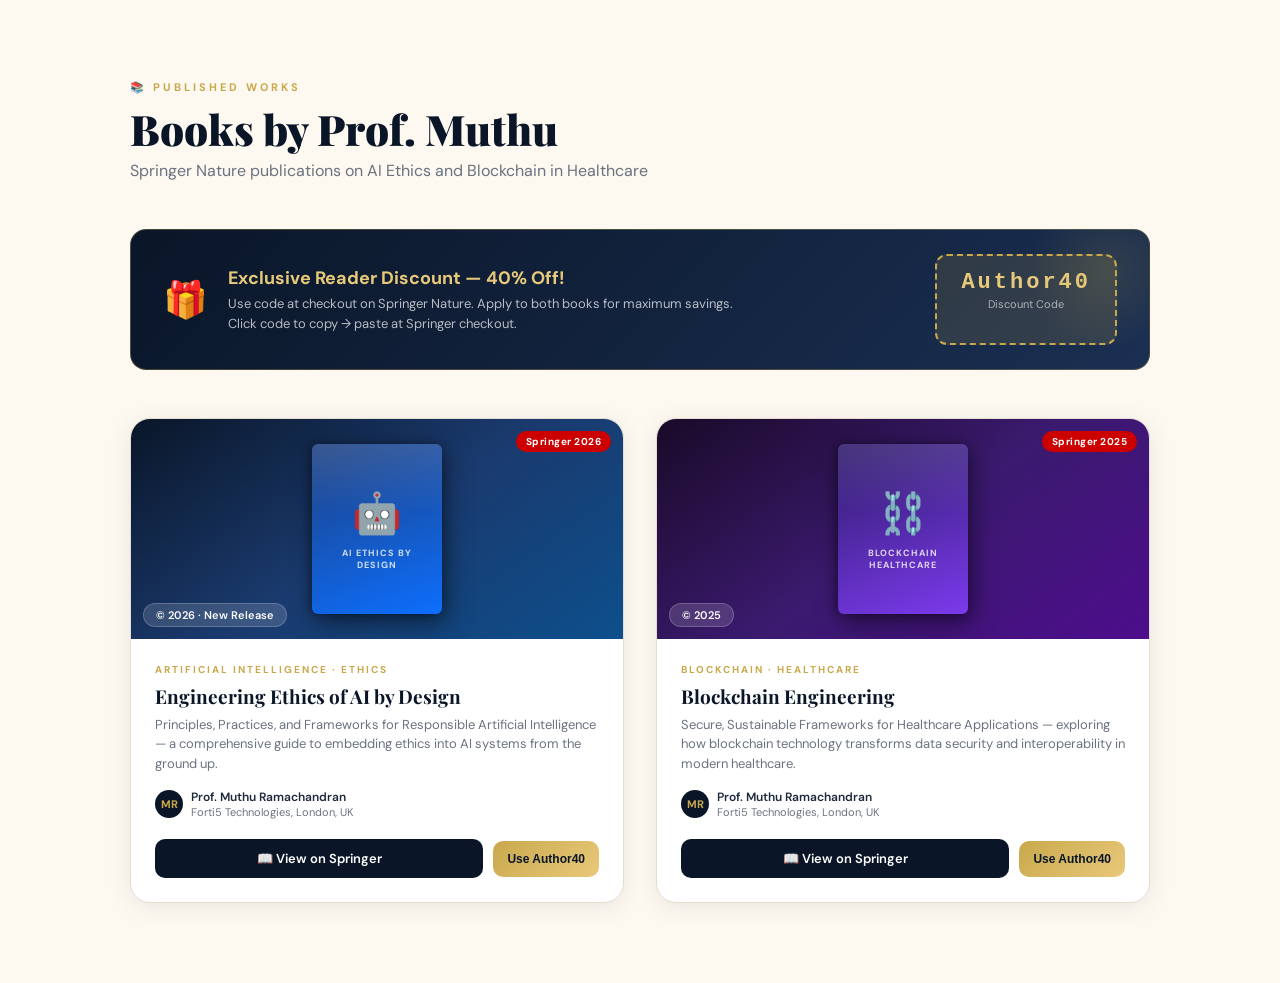
<file: books_section.html>
<!DOCTYPE html>
<html lang="en">
<head>
<meta charset="UTF-8"/>
<meta name="viewport" content="width=device-width,initial-scale=1"/>
<title>Prof. Muthu Ramachandran — Books</title>
<link href="https://fonts.googleapis.com/css2?family=Playfair+Display:wght@400;700;900&family=DM+Sans:wght@300;400;500;600&display=swap" rel="stylesheet"/>
<style>
*{margin:0;padding:0;box-sizing:border-box}
:root{
  --navy:#0A1628;
  --gold:#C9A84C;
  --gold-light:#E8C97A;
  --cream:#FDF8F0;
  --white:#FFFFFF;
  --text:#1E293B;
  --muted:#6B7280;
  --border:#E5DDD0;
  --springer:#CC0000;
}
body{font-family:'DM Sans',sans-serif;background:var(--cream);color:var(--text)}

/* SECTION HEADER */
.books-section{padding:80px 40px;max-width:1100px;margin:0 auto}
.section-label{font-size:11px;font-weight:700;letter-spacing:3px;text-transform:uppercase;color:var(--gold);margin-bottom:12px}
.section-title{font-family:'Playfair Display',serif;font-size:42px;font-weight:900;color:var(--navy);line-height:1.1;margin-bottom:8px}
.section-subtitle{color:var(--muted);font-size:16px;font-weight:400;margin-bottom:48px}

/* DISCOUNT BANNER */
.discount-banner{
  background:linear-gradient(135deg,var(--navy) 0%,#1a2f52 100%);
  border-radius:16px;
  padding:24px 32px;
  display:flex;
  align-items:center;
  gap:20px;
  margin-bottom:48px;
  border:1px solid rgba(201,168,76,0.3);
  position:relative;
  overflow:hidden;
}
.discount-banner::before{
  content:'';
  position:absolute;
  top:-40px;right:-40px;
  width:160px;height:160px;
  background:radial-gradient(circle,rgba(201,168,76,0.15),transparent 70%);
  border-radius:50%;
}
.discount-icon{font-size:36px;flex-shrink:0}
.discount-text h3{color:var(--gold-light);font-size:18px;font-weight:700;margin-bottom:4px}
.discount-text p{color:rgba(255,255,255,0.7);font-size:13px;line-height:1.5}
.discount-code-box{
  margin-left:auto;
  background:rgba(201,168,76,0.15);
  border:2px dashed var(--gold);
  border-radius:12px;
  padding:14px 24px;
  text-align:center;
  flex-shrink:0;
  cursor:pointer;
  transition:all .2s;
}
.discount-code-box:hover{background:rgba(201,168,76,0.25);transform:scale(1.02)}
.discount-code-box .code{font-family:monospace;font-size:22px;font-weight:900;color:var(--gold-light);letter-spacing:3px}
.discount-code-box .label{font-size:11px;color:rgba(255,255,255,0.6);margin-top:2px}
.copy-msg{font-size:11px;color:var(--gold);margin-top:4px;height:14px}

/* BOOKS GRID */
.books-grid{display:grid;grid-template-columns:1fr 1fr;gap:32px}
@media(max-width:700px){.books-grid{grid-template-columns:1fr}.discount-banner{flex-wrap:wrap}.discount-code-box{margin-left:0}}

/* BOOK CARD */
.book-card{
  background:var(--white);
  border-radius:20px;
  overflow:hidden;
  border:1px solid var(--border);
  box-shadow:0 4px 24px rgba(10,22,40,0.08);
  transition:transform .25s, box-shadow .25s;
  display:flex;
  flex-direction:column;
}
.book-card:hover{transform:translateY(-6px);box-shadow:0 12px 40px rgba(10,22,40,0.15)}

.book-cover{
  position:relative;
  height:220px;
  display:flex;
  align-items:center;
  justify-content:center;
  overflow:hidden;
}
.book-card:nth-child(1) .book-cover{background:linear-gradient(145deg,#0A1628 0%,#1a3a6e 50%,#0d4f8c 100%)}
.book-card:nth-child(2) .book-cover{background:linear-gradient(145deg,#1a0a28 0%,#3a1a6e 50%,#4d0d8c 100%)}

.book-cover-art{
  width:130px;
  height:170px;
  border-radius:6px;
  display:flex;
  flex-direction:column;
  align-items:center;
  justify-content:center;
  box-shadow:4px 8px 24px rgba(0,0,0,0.5), -2px 0 8px rgba(0,0,0,0.3);
  position:relative;
  overflow:hidden;
}
.book-card:nth-child(1) .book-cover-art{background:linear-gradient(160deg,#1e4080,#0d6efd)}
.book-card:nth-child(2) .book-cover-art{background:linear-gradient(160deg,#2d1b69,#7c3aed)}

.book-cover-art .cover-icon{font-size:40px;margin-bottom:8px}
.book-cover-art .cover-label{font-size:9px;font-weight:700;color:rgba(255,255,255,0.8);text-align:center;text-transform:uppercase;letter-spacing:1px;padding:0 10px}
.book-cover-art::after{
  content:'';
  position:absolute;
  top:0;left:0;right:0;
  height:40%;
  background:linear-gradient(180deg,rgba(255,255,255,0.12),transparent);
}

.springer-badge{
  position:absolute;
  top:12px;right:12px;
  background:var(--springer);
  color:white;
  font-size:10px;
  font-weight:700;
  padding:4px 10px;
  border-radius:20px;
  letter-spacing:0.5px;
}
.year-badge{
  position:absolute;
  bottom:12px;left:12px;
  background:rgba(255,255,255,0.15);
  backdrop-filter:blur(8px);
  color:white;
  font-size:11px;
  font-weight:600;
  padding:4px 12px;
  border-radius:20px;
  border:1px solid rgba(255,255,255,0.2);
}

/* BOOK INFO */
.book-info{padding:24px;flex:1;display:flex;flex-direction:column}
.book-tag{font-size:10px;font-weight:700;letter-spacing:2px;text-transform:uppercase;color:var(--gold);margin-bottom:8px}
.book-title{font-family:'Playfair Display',serif;font-size:19px;font-weight:700;color:var(--navy);line-height:1.3;margin-bottom:6px}
.book-subtitle{font-size:13px;color:var(--muted);line-height:1.5;margin-bottom:16px;flex:1}
.book-author{display:flex;align-items:center;gap:8px;margin-bottom:20px}
.author-avatar{width:28px;height:28px;border-radius:50%;background:var(--navy);display:flex;align-items:center;justify-content:center;color:var(--gold);font-size:11px;font-weight:700}
.author-name{font-size:12px;font-weight:600;color:var(--text)}
.author-org{font-size:11px;color:var(--muted)}

.book-actions{display:flex;gap:10px;align-items:center}
.btn-primary{
  flex:1;
  background:var(--navy);
  color:var(--white);
  border:none;
  border-radius:10px;
  padding:11px 16px;
  font-size:13px;
  font-weight:600;
  cursor:pointer;
  text-decoration:none;
  text-align:center;
  transition:all .2s;
  display:flex;align-items:center;justify-content:center;gap:6px;
}
.btn-primary:hover{background:#1a2f52;transform:translateY(-1px)}
.btn-discount{
  background:linear-gradient(135deg,var(--gold),var(--gold-light));
  color:var(--navy);
  border:none;
  border-radius:10px;
  padding:11px 14px;
  font-size:12px;
  font-weight:700;
  cursor:pointer;
  white-space:nowrap;
  transition:all .2s;
}
.btn-discount:hover{transform:translateY(-1px);box-shadow:0 4px 12px rgba(201,168,76,0.4)}
</style>
</head>
<body>
<div class="books-section">

  <div class="section-label">📚 Published Works</div>
  <h2 class="section-title">Books by Prof. Muthu</h2>
  <p class="section-subtitle">Springer Nature publications on AI Ethics and Blockchain in Healthcare</p>

  <!-- DISCOUNT BANNER -->
  <div class="discount-banner">
    <div class="discount-icon">🎁</div>
    <div class="discount-text">
      <h3>Exclusive Reader Discount — 40% Off!</h3>
      <p>Use code at checkout on Springer Nature. Apply to both books for maximum savings.<br>Click code to copy → paste at Springer checkout.</p>
    </div>
    <div class="discount-code-box" onclick="copyCode()">
      <div class="code">Author40</div>
      <div class="label">Discount Code</div>
      <div class="copy-msg" id="copyMsg"></div>
    </div>
  </div>

  <!-- BOOKS GRID -->
  <div class="books-grid">

    <!-- Book 1: AI Ethics -->
    <div class="book-card">
      <div class="book-cover">
        <div class="book-cover-art">
          <div class="cover-icon">🤖</div>
          <div class="cover-label">AI Ethics by Design</div>
        </div>
        <div class="springer-badge">Springer 2026</div>
        <div class="year-badge">© 2026 · New Release</div>
      </div>
      <div class="book-info">
        <div class="book-tag">Artificial Intelligence · Ethics</div>
        <div class="book-title">Engineering Ethics of AI by Design</div>
        <div class="book-subtitle">Principles, Practices, and Frameworks for Responsible Artificial Intelligence — a comprehensive guide to embedding ethics into AI systems from the ground up.</div>
        <div class="book-author">
          <div class="author-avatar">MR</div>
          <div>
            <div class="author-name">Prof. Muthu Ramachandran</div>
            <div class="author-org">Forti5 Technologies, London, UK</div>
          </div>
        </div>
        <div class="book-actions">
          <a href="https://link.springer.com/book/10.1007/978-981-95-2909-4" target="_blank" class="btn-primary">📖 View on Springer</a>
          <button class="btn-discount" onclick="copyCode()">Use Author40</button>
        </div>
      </div>
    </div>

    <!-- Book 2: Blockchain Healthcare -->
    <div class="book-card">
      <div class="book-cover">
        <div class="book-cover-art">
          <div class="cover-icon">⛓️</div>
          <div class="cover-label">Blockchain Healthcare</div>
        </div>
        <div class="springer-badge">Springer 2025</div>
        <div class="year-badge">© 2025</div>
      </div>
      <div class="book-info">
        <div class="book-tag">Blockchain · Healthcare</div>
        <div class="book-title">Blockchain Engineering</div>
        <div class="book-subtitle">Secure, Sustainable Frameworks for Healthcare Applications — exploring how blockchain technology transforms data security and interoperability in modern healthcare.</div>
        <div class="book-author">
          <div class="author-avatar">MR</div>
          <div>
            <div class="author-name">Prof. Muthu Ramachandran</div>
            <div class="author-org">Forti5 Technologies, London, UK</div>
          </div>
        </div>
        <div class="book-actions">
          <a href="https://link.springer.com/book/10.1007/978-981-96-4360-8" target="_blank" class="btn-primary">📖 View on Springer</a>
          <button class="btn-discount" onclick="copyCode()">Use Author40</button>
        </div>
      </div>
    </div>

  </div>
</div>

<script>
function copyCode(){
  navigator.clipboard.writeText('Author40').then(()=>{
    document.getElementById('copyMsg').textContent='✓ Copied!';
    setTimeout(()=>{document.getElementById('copyMsg').textContent=''},2000);
  });
}
</script>
</body>
</html>
</file>
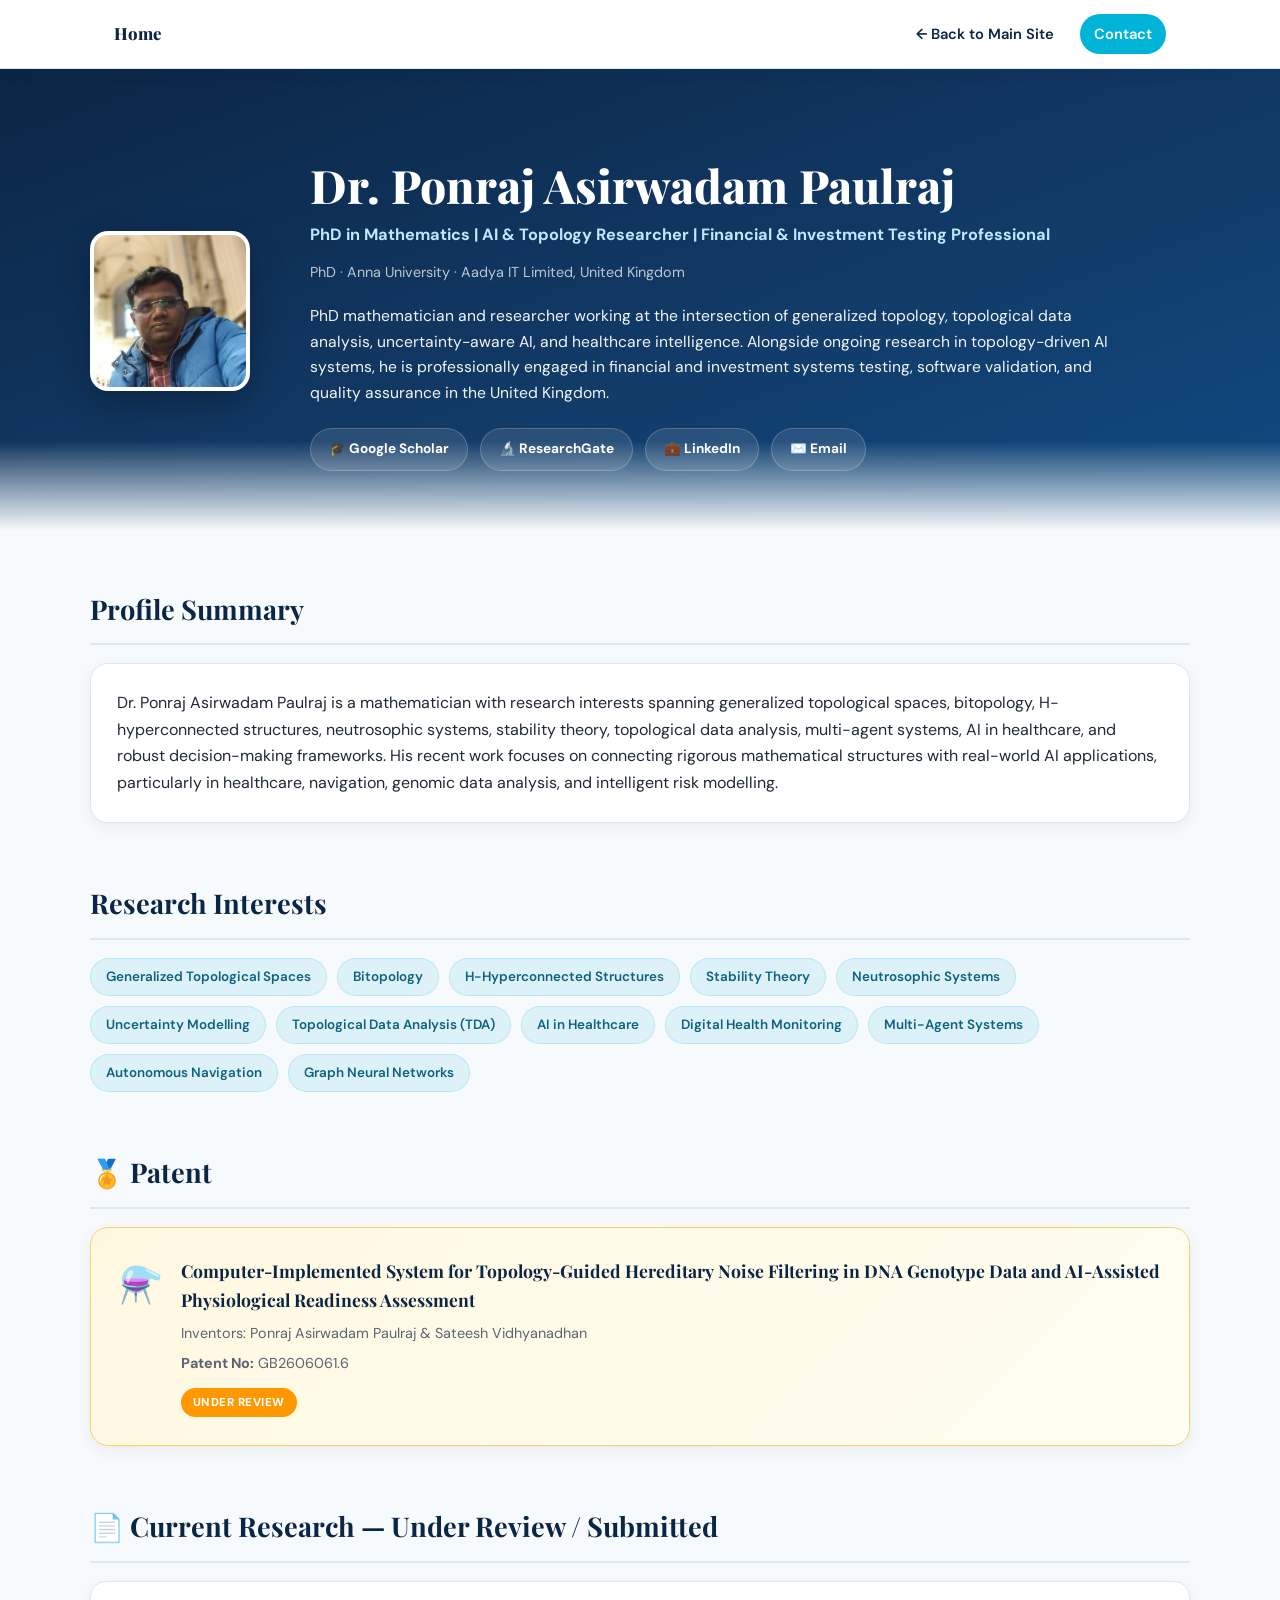
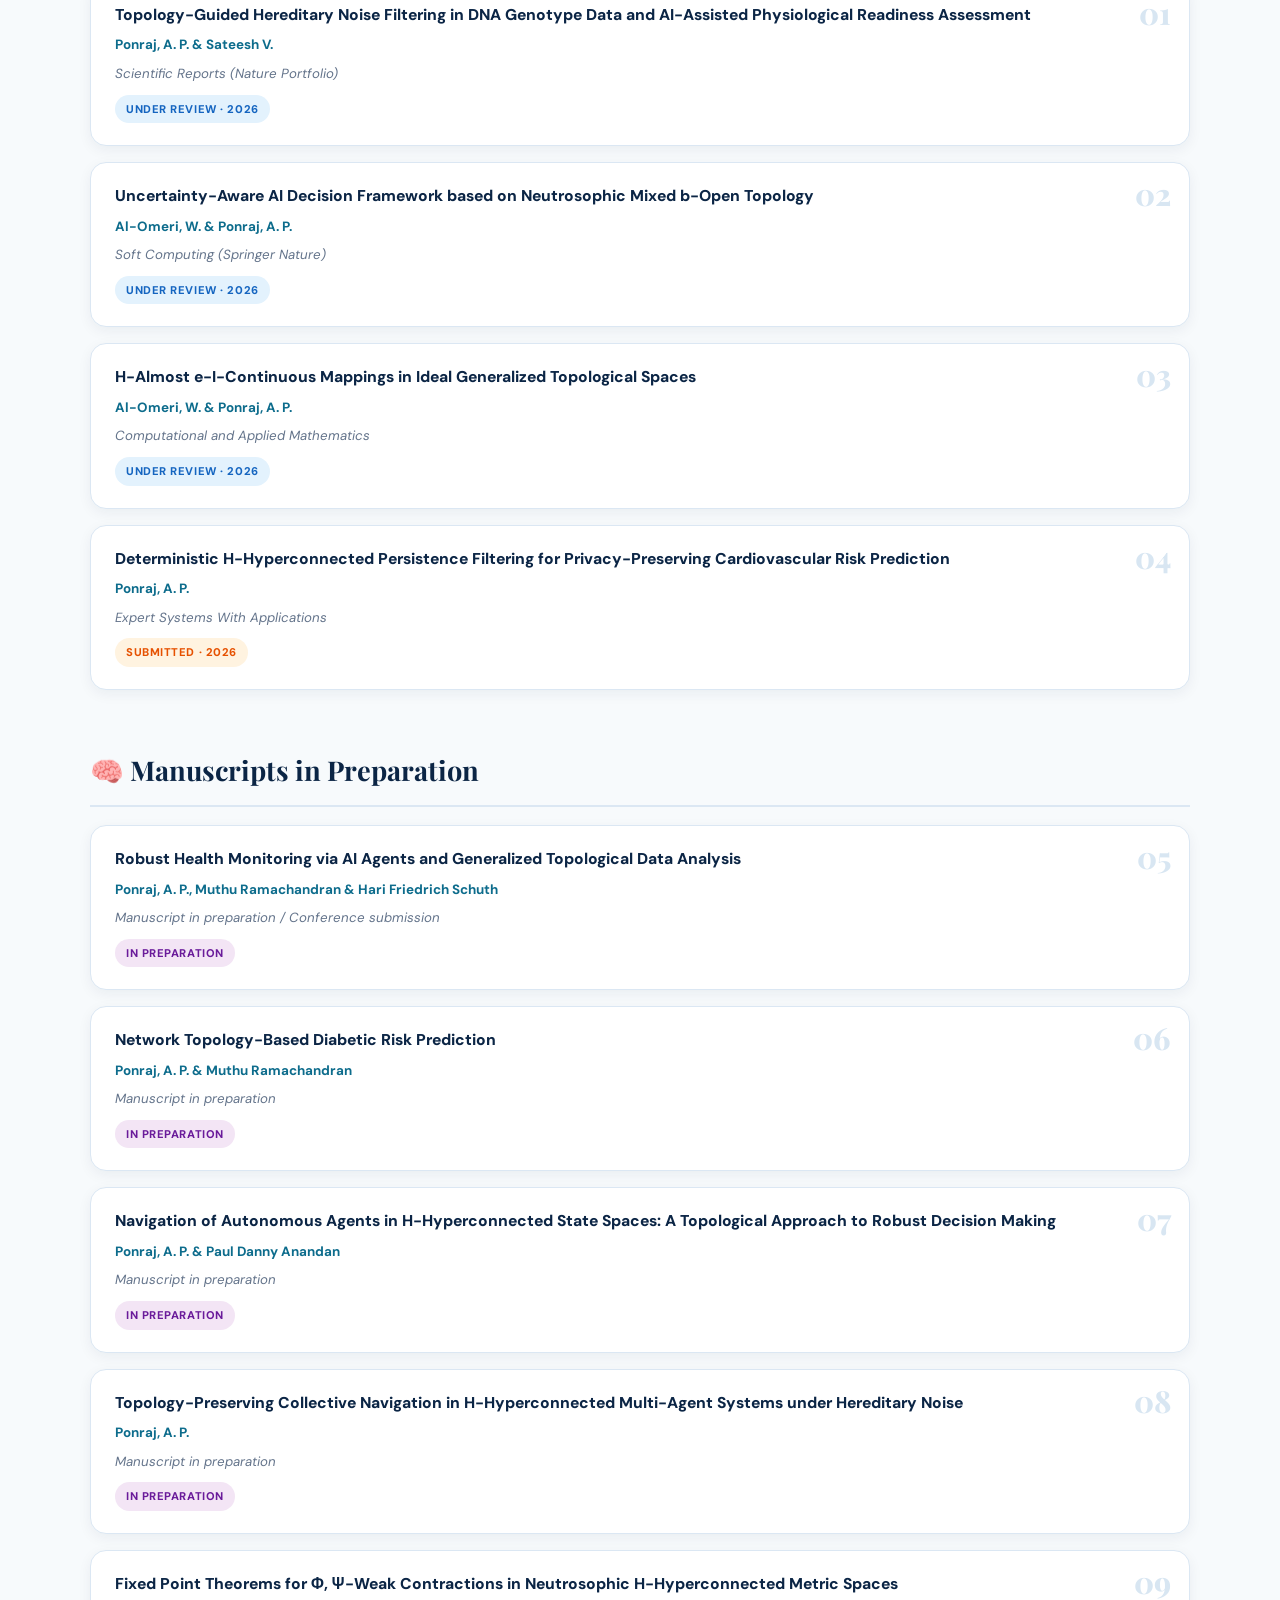
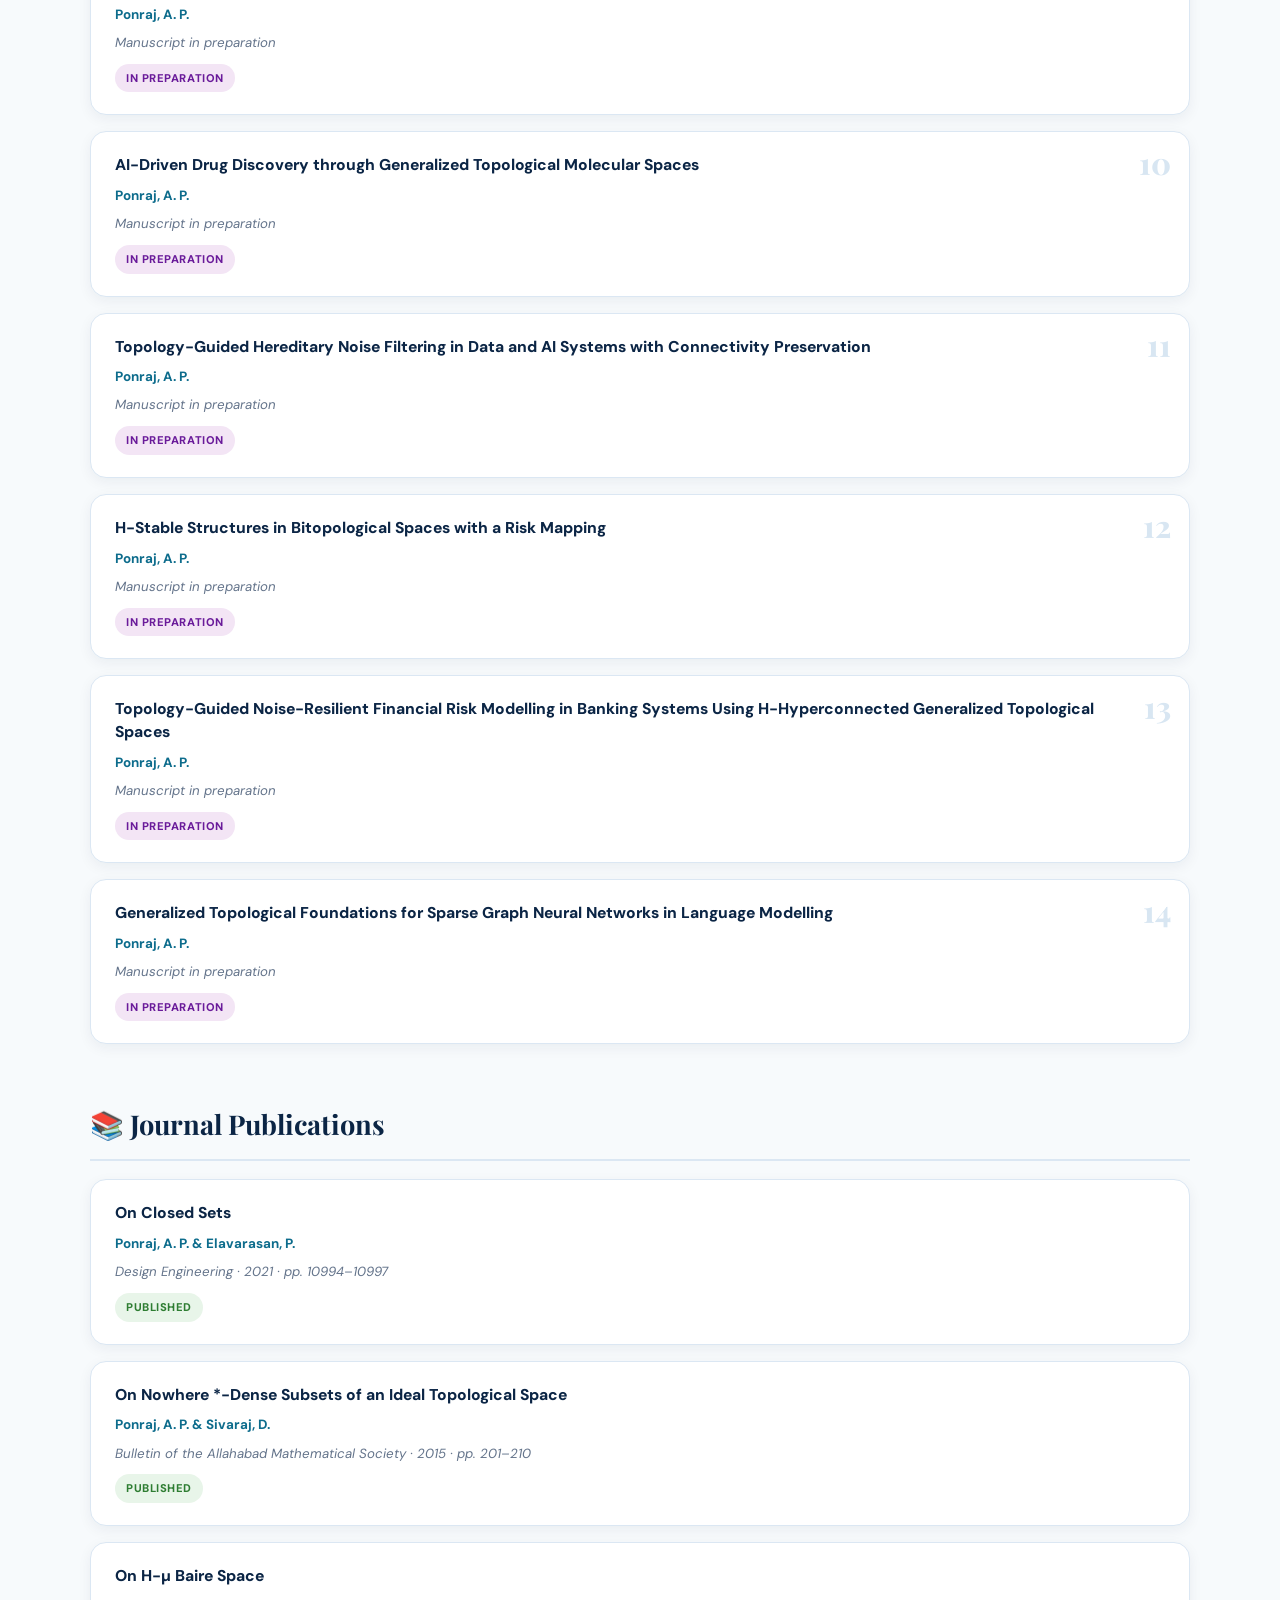
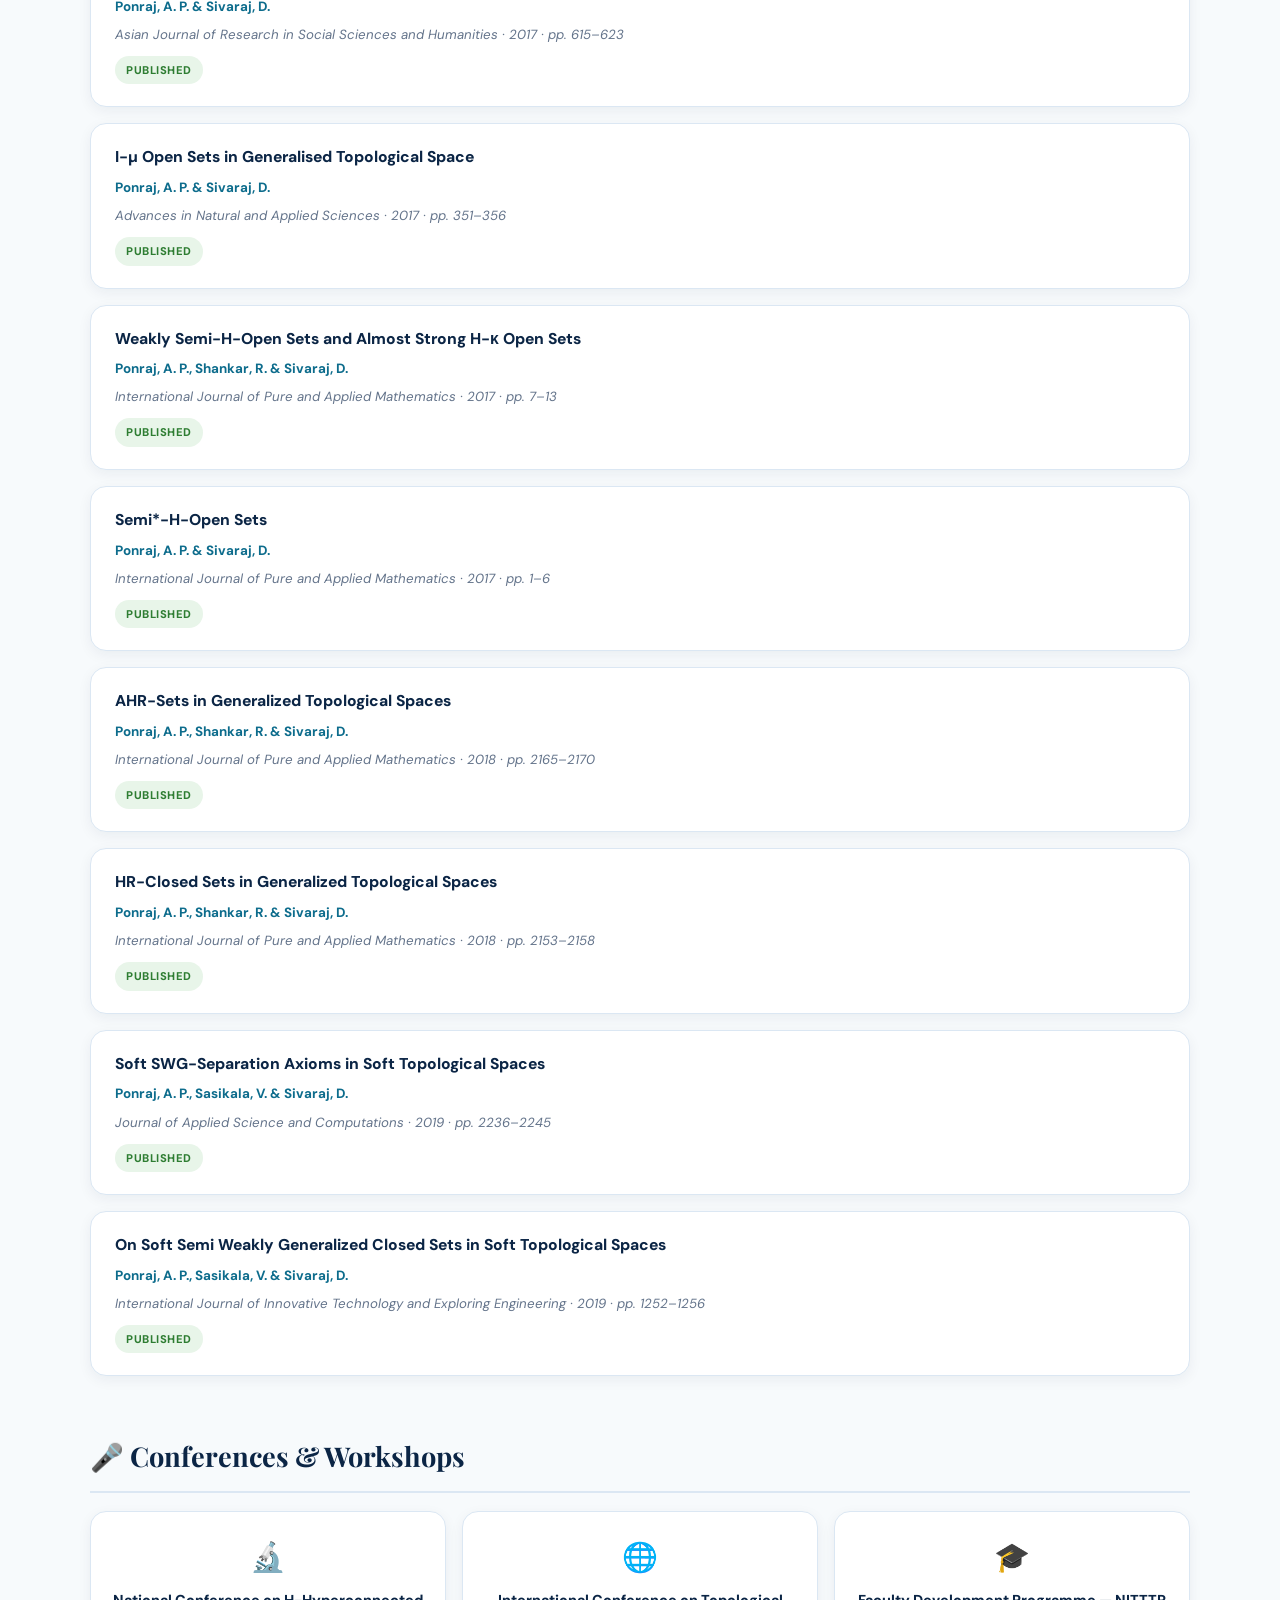
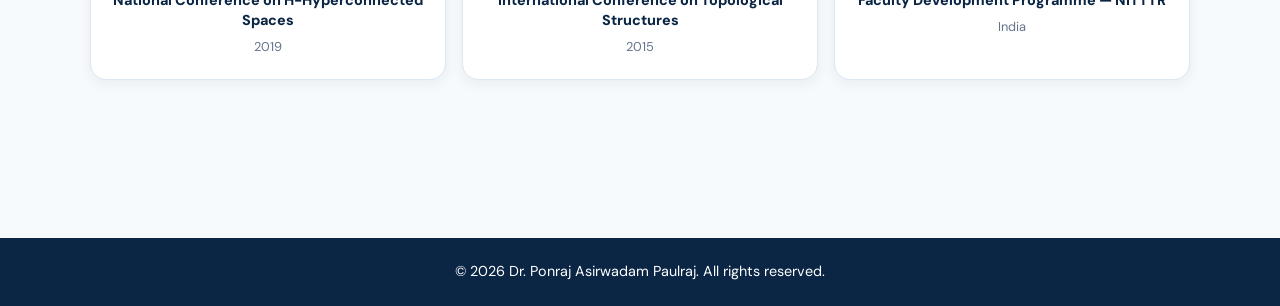
<file: ponraj.html>
<!DOCTYPE html>
<html lang="en">
<head>
  <meta charset="UTF-8" />
  <meta name="viewport" content="width=device-width, initial-scale=1.0" />
  <title>Dr. Ponraj Asirwadam Paulraj — Research Profile</title>
  <link rel="preconnect" href="https://fonts.googleapis.com" />
  <link rel="preconnect" href="https://fonts.gstatic.com" crossorigin />
  <link href="https://fonts.googleapis.com/css2?family=DM+Sans:opsz,wght@9..40,300;9..40,400;9..40,500;9..40,600;9..40,700&family=Playfair+Display:wght@600;700;800&display=swap" rel="stylesheet" />
  <link rel="stylesheet" href="style.css" />

  <style>
    :root{
      --rp-primary:#0b2545;
      --rp-primary-2:#123b68;
      --rp-accent:#00b4d8;
      --rp-accent-2:#00d4aa;
      --rp-bg:#f7fafc;
      --rp-card:#ffffff;
      --rp-border:#dbe7f3;
      --rp-text:#1f2937;
      --rp-muted:#64748b;
      --rp-shadow:0 10px 30px rgba(11,37,69,0.08);
      --rp-shadow-sm:0 4px 14px rgba(11,37,69,0.06);
    }

    *{box-sizing:border-box}
    body{
      margin:0;
      font-family:'DM Sans',sans-serif;
      color:var(--rp-text);
      background:var(--rp-bg);
      line-height:1.65;
    }

    .nav{
      position:sticky;
      top:0;
      z-index:1000;
      background:#ffffffee;
      backdrop-filter:blur(10px);
      border-bottom:1px solid var(--rp-border);
      box-shadow:var(--rp-shadow-sm);
    }
    .ni{
      max-width:1100px;
      margin:0 auto;
      padding:14px 24px;
      display:flex;
      align-items:center;
      gap:16px;
    }
    .nl{
      font-weight:800;
      color:var(--rp-primary);
      font-size:1.05rem;
    }
    .nr{
      margin-left:auto;
      display:flex;
      gap:12px;
      flex-wrap:wrap;
    }
    .nk{
      color:var(--rp-primary);
      text-decoration:none;
      font-weight:600;
      font-size:0.92rem;
      padding:8px 14px;
      border-radius:999px;
    }
    .nk.cta{
      background:var(--rp-accent);
      color:#fff;
    }

    .rp-hero{
      padding:90px 24px 60px;
      background:linear-gradient(160deg,var(--rp-primary) 0%, var(--rp-primary-2) 58%, #0e4b82 100%);
      position:relative;
      overflow:hidden;
    }
    .rp-hero::after{
      content:'';
      position:absolute;
      inset:auto 0 0 0;
      height:90px;
      background:linear-gradient(to top,var(--rp-bg),transparent);
    }
    .rp-hero-inner{
      max-width:1100px;
      margin:0 auto;
      position:relative;
      z-index:1;
      display:grid;
      grid-template-columns:180px 1fr;
      gap:40px;
      align-items:center;
    }
    .rp-photo{
      width:160px;
      height:160px;
      border-radius:18px;
      object-fit:cover;
      object-position:top;
      border:4px solid rgba(255,255,255,0.18);
      box-shadow:0 12px 34px rgba(0,0,0,0.28);
      background:#fff;
    }
    .rp-photo-placeholder{
      width:160px;
      height:160px;
      border-radius:18px;
      display:none;
      align-items:center;
      justify-content:center;
      font-family:'Playfair Display',serif;
      font-size:3rem;
      font-weight:800;
      color:#fff;
      background:linear-gradient(135deg,var(--rp-accent),var(--rp-accent-2));
      border:4px solid rgba(255,255,255,0.18);
      box-shadow:0 12px 34px rgba(0,0,0,0.28);
    }
    .rp-name{
      font-family:'Playfair Display',serif;
      font-size:clamp(2rem,3.6vw,3rem);
      line-height:1.15;
      font-weight:800;
      color:#fff;
      margin:0 0 10px;
    }
    .rp-title{
      font-size:1.02rem;
      color:#bfe8ff;
      font-weight:700;
      margin-bottom:12px;
    }
    .rp-creds{
      font-size:0.9rem;
      color:rgba(255,255,255,0.72);
      margin-bottom:18px;
    }
    .rp-summary{
      max-width:800px;
      color:rgba(255,255,255,0.95);
      font-size:0.98rem;
      margin-bottom:22px;
    }
    .rp-links{
      display:flex;
      gap:12px;
      flex-wrap:wrap;
    }
    .rp-link{
      display:inline-flex;
      align-items:center;
      gap:6px;
      padding:9px 18px;
      border-radius:999px;
      text-decoration:none;
      color:#fff;
      background:rgba(255,255,255,0.10);
      border:1px solid rgba(255,255,255,0.20);
      font-size:0.85rem;
      font-weight:700;
      transition:0.2s ease;
    }
    .rp-link:hover{
      background:rgba(255,255,255,0.18);
      transform:translateY(-1px);
    }

    .rp-body{
      padding:56px 24px 70px;
    }
    .rp-inner{
      max-width:1100px;
      margin:0 auto;
    }
    .rp-section{
      margin-bottom:58px;
    }
    .rp-section-title{
      font-family:'Playfair Display',serif;
      font-size:1.7rem;
      font-weight:700;
      color:var(--rp-primary);
      margin:0 0 18px;
      padding-bottom:12px;
      border-bottom:2px solid var(--rp-border);
    }

    .rp-about{
      background:var(--rp-card);
      border:1px solid var(--rp-border);
      border-radius:18px;
      padding:26px;
      box-shadow:var(--rp-shadow-sm);
    }

    .rp-interests{
      display:flex;
      flex-wrap:wrap;
      gap:10px;
      margin-top:6px;
    }
    .rp-interest{
      background:rgba(0,180,216,0.10);
      color:#0e6280;
      border:1px solid rgba(0,180,216,0.18);
      font-size:0.84rem;
      font-weight:600;
      padding:7px 15px;
      border-radius:999px;
    }

    .patent-card{
      background:linear-gradient(135deg,#fff8e1,#fffef2);
      border:1px solid #f3d26a;
      border-radius:18px;
      padding:28px;
      display:flex;
      gap:18px;
      align-items:flex-start;
      box-shadow:var(--rp-shadow-sm);
    }
    .patent-icon{
      font-size:2.2rem;
      flex-shrink:0;
    }
    .patent-title{
      font-family:'Playfair Display',serif;
      font-size:1.1rem;
      font-weight:700;
      color:var(--rp-primary);
      margin-bottom:8px;
    }
    .patent-meta{
      font-size:0.9rem;
      color:#5b6472;
      margin-bottom:6px;
    }
    .patent-badge{
      display:inline-block;
      margin-top:6px;
      background:#ff9800;
      color:#fff;
      font-size:0.72rem;
      font-weight:800;
      padding:5px 12px;
      border-radius:999px;
      letter-spacing:0.04em;
    }

    .research-grid, .journal-grid{
      display:flex;
      flex-direction:column;
      gap:16px;
    }
    .research-card, .journal-card{
      background:var(--rp-card);
      border:1px solid var(--rp-border);
      border-radius:16px;
      padding:22px 24px;
      box-shadow:var(--rp-shadow-sm);
      position:relative;
    }
    .research-card:hover, .journal-card:hover{
      border-color:#b8d8ef;
      box-shadow:var(--rp-shadow);
    }
    .research-num{
      position:absolute;
      top:16px;
      right:18px;
      font-family:'Playfair Display',serif;
      font-size:1.9rem;
      font-weight:800;
      color:#d8e6f2;
      line-height:1;
    }
    .research-title, .journal-title{
      font-size:0.98rem;
      font-weight:800;
      color:var(--rp-primary);
      line-height:1.45;
      padding-right:42px;
      margin-bottom:8px;
    }
    .research-authors, .journal-authors{
      font-size:0.84rem;
      color:#0d6c8c;
      font-weight:700;
      margin-bottom:6px;
    }
    .research-venue, .journal-venue{
      font-size:0.83rem;
      color:var(--rp-muted);
      font-style:italic;
    }
    .research-status{
      display:inline-block;
      margin-top:10px;
      font-size:0.7rem;
      font-weight:800;
      letter-spacing:0.05em;
      padding:5px 11px;
      border-radius:999px;
    }
    .status-review{background:#e3f2fd;color:#1565c0;}
    .status-submitted{background:#fff3e0;color:#e65100;}
    .status-prep{background:#f3e5f5;color:#6a1b9a;}
    .status-pub{background:#e8f5e9;color:#2e7d32;}

    .conf-grid{
      display:grid;
      grid-template-columns:repeat(auto-fit,minmax(240px,1fr));
      gap:16px;
    }
    .conf-card{
      background:var(--rp-card);
      border:1px solid var(--rp-border);
      border-radius:16px;
      padding:22px;
      text-align:center;
      box-shadow:var(--rp-shadow-sm);
    }
    .conf-icon{
      font-size:1.8rem;
      margin-bottom:8px;
    }
    .conf-title{
      font-size:0.9rem;
      font-weight:800;
      color:var(--rp-primary);
      line-height:1.4;
    }
    .conf-year{
      font-size:0.8rem;
      color:var(--rp-muted);
      margin-top:6px;
    }

    .footer{
      text-align:center;
      background:var(--rp-primary);
      color:#fff;
      padding:22px 16px;
      font-size:0.9rem;
      margin-top:30px;
    }

    @media (max-width: 768px){
      .rp-hero-inner{
        grid-template-columns:1fr;
        text-align:center;
      }
      .rp-photo, .rp-photo-placeholder{
        margin:0 auto;
      }
      .rp-links{
        justify-content:center;
      }
      .research-title, .journal-title{
        padding-right:0;
      }
      .research-num{
        position:static;
        display:block;
        margin-bottom:10px;
      }
      .patent-card{
        flex-direction:column;
      }
    }
  </style>
</head>
<body>

  <nav class="nav">
    <div class="ni">
      <a href="index.html" class="nl" style="text-decoration:none;">Home</a>
      <div class="nr">
        <a href="index.html" class="nk">← Back to Main Site</a>
        <a href="index.html#contact" class="nk cta">Contact</a>
      </div>
    </div>
  </nav>

  <div class="rp-hero">
    <div class="rp-hero-inner">
      <div>
        <img src="ponraj.jpg" alt="Dr. Ponraj Asirwadam Paulraj" class="rp-photo"
             onerror="this.style.display='none';document.getElementById('pp-avatar').style.display='flex';" />
        <div class="rp-photo-placeholder" id="pp-avatar">PP</div>
      </div>

      <div>
        <div class="rp-name">Dr. Ponraj Asirwadam Paulraj</div>
        <div class="rp-title">PhD in Mathematics | AI &amp; Topology Researcher | Financial &amp; Investment Testing Professional</div>
        <div class="rp-creds">PhD · Anna University · Aadya IT Limited, United Kingdom</div>

        <div class="rp-summary">
          PhD mathematician and researcher working at the intersection of generalized topology,
          topological data analysis, uncertainty-aware AI, and healthcare intelligence.
          Alongside ongoing research in topology-driven AI systems, he is professionally engaged
          in financial and investment systems testing, software validation, and quality assurance
          in the United Kingdom.
        </div>

        <div class="rp-links">
          <a href="https://scholar.google.com" target="_blank" class="rp-link">🎓 Google Scholar</a>
          <a href="https://www.researchgate.net" target="_blank" class="rp-link">🔬 ResearchGate</a>
          <a href="https://www.linkedin.com/in/ponraj-asirwadam-paulraj-0a0a86287/" target="_blank" class="rp-link">💼 LinkedIn</a>
          <a href="mailto:pejuponraj@gmail.com" class="rp-link">✉️ Email</a>
        </div>
      </div>
    </div>
  </div>

  <div class="rp-body">
    <div class="rp-inner">

      <div class="rp-section">
        <h2 class="rp-section-title">Profile Summary</h2>
        <div class="rp-about">
          Dr. Ponraj Asirwadam Paulraj is a mathematician with research interests spanning generalized
          topological spaces, bitopology, H-hyperconnected structures, neutrosophic systems, stability theory,
          topological data analysis, multi-agent systems, AI in healthcare, and robust decision-making frameworks.
          His recent work focuses on connecting rigorous mathematical structures with real-world AI applications,
          particularly in healthcare, navigation, genomic data analysis, and intelligent risk modelling.
        </div>
      </div>

      <div class="rp-section">
        <h2 class="rp-section-title">Research Interests</h2>
        <div class="rp-interests">
          <span class="rp-interest">Generalized Topological Spaces</span>
          <span class="rp-interest">Bitopology</span>
          <span class="rp-interest">H-Hyperconnected Structures</span>
          <span class="rp-interest">Stability Theory</span>
          <span class="rp-interest">Neutrosophic Systems</span>
          <span class="rp-interest">Uncertainty Modelling</span>
          <span class="rp-interest">Topological Data Analysis (TDA)</span>
          <span class="rp-interest">AI in Healthcare</span>
          <span class="rp-interest">Digital Health Monitoring</span>
          <span class="rp-interest">Multi-Agent Systems</span>
          <span class="rp-interest">Autonomous Navigation</span>
          <span class="rp-interest">Graph Neural Networks</span>
        </div>
      </div>

      <div class="rp-section">
        <h2 class="rp-section-title">🏅 Patent</h2>
        <div class="patent-card">
          <div class="patent-icon">⚗️</div>
          <div>
            <div class="patent-title">
              Computer-Implemented System for Topology-Guided Hereditary Noise Filtering in DNA Genotype Data and AI-Assisted Physiological Readiness Assessment
            </div>
            <div class="patent-meta">Inventors: Ponraj Asirwadam Paulraj &amp; Sateesh Vidhyanadhan</div>
            <div class="patent-meta"><strong>Patent No:</strong> GB2606061.6</div>
            <span class="patent-badge">UNDER REVIEW</span>
          </div>
        </div>
      </div>

      <div class="rp-section">
        <h2 class="rp-section-title">📄 Current Research — Under Review / Submitted</h2>
        <div class="research-grid">

          <div class="research-card">
            <div class="research-num">01</div>
            <div class="research-title">Topology-Guided Hereditary Noise Filtering in DNA Genotype Data and AI-Assisted Physiological Readiness Assessment</div>
            <div class="research-authors">Ponraj, A. P. &amp; Sateesh V.</div>
            <div class="research-venue">Scientific Reports (Nature Portfolio)</div>
            <span class="research-status status-review">UNDER REVIEW · 2026</span>
          </div>

          <div class="research-card">
            <div class="research-num">02</div>
            <div class="research-title">Uncertainty-Aware AI Decision Framework based on Neutrosophic Mixed b-Open Topology</div>
            <div class="research-authors">Al-Omeri, W. &amp; Ponraj, A. P.</div>
            <div class="research-venue">Soft Computing (Springer Nature)</div>
            <span class="research-status status-review">UNDER REVIEW · 2026</span>
          </div>

          <div class="research-card">
            <div class="research-num">03</div>
            <div class="research-title">H-Almost e-I-Continuous Mappings in Ideal Generalized Topological Spaces</div>
            <div class="research-authors">Al-Omeri, W. &amp; Ponraj, A. P.</div>
            <div class="research-venue">Computational and Applied Mathematics</div>
            <span class="research-status status-review">UNDER REVIEW · 2026</span>
          </div>

          <div class="research-card">
            <div class="research-num">04</div>
            <div class="research-title">Deterministic H-Hyperconnected Persistence Filtering for Privacy-Preserving Cardiovascular Risk Prediction</div>
            <div class="research-authors">Ponraj, A. P.</div>
            <div class="research-venue">Expert Systems With Applications</div>
            <span class="research-status status-submitted">SUBMITTED · 2026</span>
          </div>

        </div>
      </div>

      <div class="rp-section">
        <h2 class="rp-section-title">🧠 Manuscripts in Preparation</h2>
        <div class="research-grid">

          <div class="research-card">
            <div class="research-num">05</div>
            <div class="research-title">Robust Health Monitoring via AI Agents and Generalized Topological Data Analysis</div>
            <div class="research-authors">Ponraj, A. P., Muthu Ramachandran &amp; Hari Friedrich Schuth</div>
            <div class="research-venue">Manuscript in preparation / Conference submission</div>
            <span class="research-status status-prep">IN PREPARATION</span>
          </div>

          <div class="research-card">
            <div class="research-num">06</div>
            <div class="research-title">Network Topology-Based Diabetic Risk Prediction</div>
            <div class="research-authors">Ponraj, A. P. &amp; Muthu Ramachandran</div>
            <div class="research-venue">Manuscript in preparation</div>
            <span class="research-status status-prep">IN PREPARATION</span>
          </div>

          <div class="research-card">
            <div class="research-num">07</div>
            <div class="research-title">Navigation of Autonomous Agents in H-Hyperconnected State Spaces: A Topological Approach to Robust Decision Making</div>
            <div class="research-authors">Ponraj, A. P. &amp; Paul Danny Anandan</div>
            <div class="research-venue">Manuscript in preparation</div>
            <span class="research-status status-prep">IN PREPARATION</span>
          </div>

          <div class="research-card">
            <div class="research-num">08</div>
            <div class="research-title">Topology-Preserving Collective Navigation in H-Hyperconnected Multi-Agent Systems under Hereditary Noise</div>
            <div class="research-authors">Ponraj, A. P.</div>
            <div class="research-venue">Manuscript in preparation</div>
            <span class="research-status status-prep">IN PREPARATION</span>
          </div>

          <div class="research-card">
            <div class="research-num">09</div>
            <div class="research-title">Fixed Point Theorems for Φ, Ψ-Weak Contractions in Neutrosophic H-Hyperconnected Metric Spaces</div>
            <div class="research-authors">Ponraj, A. P.</div>
            <div class="research-venue">Manuscript in preparation</div>
            <span class="research-status status-prep">IN PREPARATION</span>
          </div>

          <div class="research-card">
            <div class="research-num">10</div>
            <div class="research-title">AI-Driven Drug Discovery through Generalized Topological Molecular Spaces</div>
            <div class="research-authors">Ponraj, A. P.</div>
            <div class="research-venue">Manuscript in preparation</div>
            <span class="research-status status-prep">IN PREPARATION</span>
          </div>

          <div class="research-card">
            <div class="research-num">11</div>
            <div class="research-title">Topology-Guided Hereditary Noise Filtering in Data and AI Systems with Connectivity Preservation</div>
            <div class="research-authors">Ponraj, A. P.</div>
            <div class="research-venue">Manuscript in preparation</div>
            <span class="research-status status-prep">IN PREPARATION</span>
          </div>

          <div class="research-card">
            <div class="research-num">12</div>
            <div class="research-title">H-Stable Structures in Bitopological Spaces with a Risk Mapping</div>
            <div class="research-authors">Ponraj, A. P.</div>
            <div class="research-venue">Manuscript in preparation</div>
            <span class="research-status status-prep">IN PREPARATION</span>
          </div>

          <div class="research-card">
            <div class="research-num">13</div>
            <div class="research-title">Topology-Guided Noise-Resilient Financial Risk Modelling in Banking Systems Using H-Hyperconnected Generalized Topological Spaces</div>
            <div class="research-authors">Ponraj, A. P.</div>
            <div class="research-venue">Manuscript in preparation</div>
            <span class="research-status status-prep">IN PREPARATION</span>
          </div>

          <div class="research-card">
            <div class="research-num">14</div>
            <div class="research-title">Generalized Topological Foundations for Sparse Graph Neural Networks in Language Modelling</div>
            <div class="research-authors">Ponraj, A. P.</div>
            <div class="research-venue">Manuscript in preparation</div>
            <span class="research-status status-prep">IN PREPARATION</span>
          </div>

        </div>
      </div>

      <div class="rp-section">
        <h2 class="rp-section-title">📚 Journal Publications</h2>
        <div class="journal-grid">

          <div class="journal-card">
            <div class="journal-title">On Closed Sets</div>
            <div class="journal-authors">Ponraj, A. P. &amp; Elavarasan, P.</div>
            <div class="journal-venue">Design Engineering · 2021 · pp. 10994–10997</div>
            <span class="research-status status-pub">PUBLISHED</span>
          </div>

          <div class="journal-card">
            <div class="journal-title">On Nowhere *-Dense Subsets of an Ideal Topological Space</div>
            <div class="journal-authors">Ponraj, A. P. &amp; Sivaraj, D.</div>
            <div class="journal-venue">Bulletin of the Allahabad Mathematical Society · 2015 · pp. 201–210</div>
            <span class="research-status status-pub">PUBLISHED</span>
          </div>

          <div class="journal-card">
            <div class="journal-title">On H-µ Baire Space</div>
            <div class="journal-authors">Ponraj, A. P. &amp; Sivaraj, D.</div>
            <div class="journal-venue">Asian Journal of Research in Social Sciences and Humanities · 2017 · pp. 615–623</div>
            <span class="research-status status-pub">PUBLISHED</span>
          </div>

          <div class="journal-card">
            <div class="journal-title">I-µ Open Sets in Generalised Topological Space</div>
            <div class="journal-authors">Ponraj, A. P. &amp; Sivaraj, D.</div>
            <div class="journal-venue">Advances in Natural and Applied Sciences · 2017 · pp. 351–356</div>
            <span class="research-status status-pub">PUBLISHED</span>
          </div>

          <div class="journal-card">
            <div class="journal-title">Weakly Semi-H-Open Sets and Almost Strong H-κ Open Sets</div>
            <div class="journal-authors">Ponraj, A. P., Shankar, R. &amp; Sivaraj, D.</div>
            <div class="journal-venue">International Journal of Pure and Applied Mathematics · 2017 · pp. 7–13</div>
            <span class="research-status status-pub">PUBLISHED</span>
          </div>

          <div class="journal-card">
            <div class="journal-title">Semi*-H-Open Sets</div>
            <div class="journal-authors">Ponraj, A. P. &amp; Sivaraj, D.</div>
            <div class="journal-venue">International Journal of Pure and Applied Mathematics · 2017 · pp. 1–6</div>
            <span class="research-status status-pub">PUBLISHED</span>
          </div>

          <div class="journal-card">
            <div class="journal-title">AHR-Sets in Generalized Topological Spaces</div>
            <div class="journal-authors">Ponraj, A. P., Shankar, R. &amp; Sivaraj, D.</div>
            <div class="journal-venue">International Journal of Pure and Applied Mathematics · 2018 · pp. 2165–2170</div>
            <span class="research-status status-pub">PUBLISHED</span>
          </div>

          <div class="journal-card">
            <div class="journal-title">HR-Closed Sets in Generalized Topological Spaces</div>
            <div class="journal-authors">Ponraj, A. P., Shankar, R. &amp; Sivaraj, D.</div>
            <div class="journal-venue">International Journal of Pure and Applied Mathematics · 2018 · pp. 2153–2158</div>
            <span class="research-status status-pub">PUBLISHED</span>
          </div>

          <div class="journal-card">
            <div class="journal-title">Soft SWG-Separation Axioms in Soft Topological Spaces</div>
            <div class="journal-authors">Ponraj, A. P., Sasikala, V. &amp; Sivaraj, D.</div>
            <div class="journal-venue">Journal of Applied Science and Computations · 2019 · pp. 2236–2245</div>
            <span class="research-status status-pub">PUBLISHED</span>
          </div>

          <div class="journal-card">
            <div class="journal-title">On Soft Semi Weakly Generalized Closed Sets in Soft Topological Spaces</div>
            <div class="journal-authors">Ponraj, A. P., Sasikala, V. &amp; Sivaraj, D.</div>
            <div class="journal-venue">International Journal of Innovative Technology and Exploring Engineering · 2019 · pp. 1252–1256</div>
            <span class="research-status status-pub">PUBLISHED</span>
          </div>

        </div>
      </div>

      <div class="rp-section">
        <h2 class="rp-section-title">🎤 Conferences &amp; Workshops</h2>
        <div class="conf-grid">
          <div class="conf-card">
            <div class="conf-icon">🔬</div>
            <div class="conf-title">National Conference on H-Hyperconnected Spaces</div>
            <div class="conf-year">2019</div>
          </div>
          <div class="conf-card">
            <div class="conf-icon">🌐</div>
            <div class="conf-title">International Conference on Topological Structures</div>
            <div class="conf-year">2015</div>
          </div>
          <div class="conf-card">
            <div class="conf-icon">🎓</div>
            <div class="conf-title">Faculty Development Programme — NITTTR</div>
            <div class="conf-year">India</div>
          </div>
        </div>
      </div>

    </div>
  </div>

  <footer class="footer">© 2026 Dr. Ponraj Asirwadam Paulraj. All rights reserved.</footer>

</body>
</html>
</file>
<file: style.css>
:root{
  --p:#0A2540;
  --pl:#1a3a5c;
  --a:#00D4AA;
  --ah:#00b894;
  --ag:rgba(0,212,170,0.15);
  --hc:#00B4D8;
  --hcd:#0096B7;
  --sf:#F7F9FC;
  --w:#FFF;
  --t:#1a1a2e;
  --m:#5a6578;
  --b:#E2E8F0;
  --ss:0 1px 3px rgba(10,37,64,0.06);
  --sm:0 4px 16px rgba(10,37,64,0.08);
  --sl2:0 8px 32px rgba(10,37,64,0.12);
  --sx:0 16px 48px rgba(10,37,64,0.16);
  --r:12px;
  --rl:20px;
  --tr:0.3s cubic-bezier(0.4,0,0.2,1);
}

*,*::before,*::after{box-sizing:border-box;margin:0;padding:0;}
html{scroll-behavior:smooth;scroll-padding-top:110px;}
body{font-family:'DM Sans',-apple-system,sans-serif;color:var(--t);background:var(--w);line-height:1.6;-webkit-font-smoothing:antialiased;}

/* TOP BAR */
.topbar{background:var(--p);padding:8px 24px;}
.topbar-inner{max-width:1280px;margin:0 auto;display:flex;align-items:center;gap:24px;flex-wrap:wrap;}
.topbar-item{font-size:0.78rem;color:rgba(255,255,255,0.8);text-decoration:none;display:flex;align-items:center;gap:6px;}
.topbar-item:hover{color:#fff;}

/* NAV */
.nav{position:fixed;top:36px;left:0;right:0;z-index:1000;background:rgba(255,255,255,0.92);backdrop-filter:blur(20px);-webkit-backdrop-filter:blur(20px);border-bottom:1px solid var(--b);transition:var(--tr);}
.nav.scrolled{top:0;box-shadow:var(--sm);}
@media(max-width:768px){.topbar{display:none;}.nav{top:0;}}
.ni{max-width:1280px;margin:0 auto;padding:0 16px;display:flex;align-items:center;height:68px;gap:4px;}
.nl{font-family:'Playfair Display',serif;font-size:1.2rem;font-weight:800;color:var(--p);cursor:pointer;white-space:nowrap;}
.nc{display:flex;align-items:center;gap:0;margin-left:8px;}
.ncl,.nk,.mmi{cursor:pointer;}
.ncl{padding:8px 16px;font-size:0.92rem;font-weight:600;color:var(--m);border-radius:8px;transition:var(--tr);white-space:nowrap;}
.ncl:hover{color:var(--p);background:var(--sf);}

/* NAV DROPDOWN */
.nd{position:relative;}
.nd:hover .ndrop{display:block;}
.ndrop{display:none;position:absolute;top:100%;left:0;background:var(--w);border:1px solid var(--b);border-radius:var(--r);box-shadow:var(--sl2);min-width:220px;z-index:2000;padding:8px 0;}
.ndrop a{display:block;padding:10px 18px;font-size:0.82rem;font-weight:500;color:var(--m);text-decoration:none;transition:var(--tr);white-space:nowrap;}
.ndrop a:hover{background:var(--sf);color:var(--p);}
.badge{display:inline-block;padding:1px 6px;font-size:0.6rem;font-weight:700;text-transform:uppercase;border-radius:4px;margin-left:4px;vertical-align:middle;}
.bn{background:#E8F5E9;color:#2E7D32;}
.bh{background:#FFF3E0;color:#E65100;}
.nr{margin-left:auto;display:flex;align-items:center;gap:16px;}
.nk{font-size:0.85rem;font-weight:500;color:var(--m);}
.nk:hover{color:var(--p);}
.hb{display:none;flex-direction:column;gap:5px;background:none;border:none;cursor:pointer;padding:8px;z-index:1001;}
.hb span{display:block;width:24px;height:2px;background:var(--p);border-radius:2px;transition:var(--tr);}
.hb.active span:nth-child(1){transform:rotate(45deg) translateY(7px);}
.hb.active span:nth-child(2){opacity:0;}
.hb.active span:nth-child(3){transform:rotate(-45deg) translateY(-7px);}
.mm{display:none;position:fixed;top:68px;left:0;right:0;bottom:0;background:var(--w);padding:24px;overflow-y:auto;z-index:999;}
.mm.open{display:block;}
.mmi{display:block;padding:14px 0;font-size:1rem;font-weight:500;color:var(--t);border-bottom:1px solid var(--b);}

/* HERO */
.hero{padding:160px 24px 80px;background:linear-gradient(160deg,var(--p) 0%,#0d3156 40%,#0f3d6b 100%);position:relative;overflow:hidden;}
.hero::before{content:'';position:absolute;top:-50%;right:-20%;width:80%;height:200%;background:radial-gradient(ellipse,rgba(0,212,170,0.08) 0%,transparent 60%);}
.hero::after{content:'';position:absolute;bottom:0;left:0;right:0;height:120px;background:linear-gradient(to top,var(--w),transparent);}
.hi{max-width:1280px;margin:0 auto;display:grid;grid-template-columns:1fr 1fr;gap:60px;align-items:center;position:relative;z-index:1;}
.hero h1{font-family:'Playfair Display',serif;font-size:clamp(2.2rem,4vw,3.4rem);font-weight:800;color:var(--w);line-height:1.15;margin-bottom:20px;}
.hero h1 em{color:var(--a);font-style:normal;}
.ht p{font-size:1.1rem;color:rgba(255,255,255,0.75);margin-bottom:32px;max-width:480px;line-height:1.7;}
.hcta{display:inline-flex;align-items:center;gap:10px;padding:14px 32px;background:var(--a);color:var(--p);font-weight:700;font-size:0.95rem;border-radius:50px;border:none;cursor:pointer;transition:var(--tr);font-family:inherit;}
.hcta:hover{background:var(--ah);transform:translateY(-2px);}
.hst{display:flex;gap:32px;margin-top:40px;}
.hsn{font-family:'Playfair Display',serif;font-size:1.8rem;font-weight:700;color:var(--a);}
.hsl{font-size:0.78rem;color:rgba(255,255,255,0.55);}
.vc{position:relative;border-radius:var(--rl);overflow:hidden;box-shadow:var(--sx);aspect-ratio:16/9;background:linear-gradient(135deg,#0A2540,#0d3156);display:flex;align-items:center;justify-content:center;cursor:pointer;}
.vc-inner{text-align:center;color:#fff;padding:24px;}
.play-btn{width:72px;height:72px;border-radius:50%;background:rgba(0,212,170,0.9);display:flex;align-items:center;justify-content:center;margin:0 auto 16px;transition:var(--tr);}
.vc:hover .play-btn{transform:scale(1.1);}

/* SECTION COMMON */
.sl{display:inline-block;font-size:0.75rem;font-weight:700;text-transform:uppercase;letter-spacing:0.12em;color:var(--a);background:var(--ag);padding:6px 16px;border-radius:50px;margin-bottom:16px;}
.st{font-family:'Playfair Display',serif;font-size:clamp(1.8rem,3vw,2.6rem);font-weight:700;color:var(--p);margin-bottom:12px;}
.ssu{font-size:1rem;color:var(--m);margin-bottom:48px;max-width:560px;margin-left:auto;margin-right:auto;}

/* PROGRAMS */
.programs,.ins{padding:80px 24px;background:var(--w);}
.pi,.aui{max-width:1100px;margin:0 auto;text-align:center;}
.pgrid{display:grid;grid-template-columns:repeat(3,1fr);gap:16px;}
.pc{padding:28px 20px;border:2px solid var(--b);border-radius:var(--r);color:var(--t);transition:var(--tr);cursor:pointer;position:relative;background:var(--w);}
.pc:hover{border-color:var(--a);box-shadow:var(--sm);transform:translateY(-4px);}
.pc.active{border-color:var(--hc);background:rgba(0,180,216,0.06);}
.pci{font-size:1.6rem;margin-bottom:12px;}
.pcn{font-weight:600;font-size:0.92rem;line-height:1.35;}
.pc .badge{position:absolute;top:12px;right:12px;}
.pinfo{margin-top:32px;text-align:left;display:none;}
.pinfo.show{display:block;}
.pbox{padding:32px;background:var(--sf);border-radius:var(--r);border:1px solid var(--b);}
.pbox h3{font-family:'Playfair Display',serif;font-size:1.3rem;font-weight:700;color:var(--p);margin-bottom:8px;}
.pbox>p{font-size:0.92rem;color:var(--m);line-height:1.6;margin-bottom:16px;}
.ptags{display:flex;flex-wrap:wrap;gap:8px;margin-bottom:24px;}
.ptag{padding:5px 12px;background:rgba(0,180,216,0.08);color:var(--hcd);font-size:0.78rem;font-weight:500;border-radius:6px;}
.tiers{display:grid;grid-template-columns:repeat(3,1fr);gap:20px;margin-top:24px;}
.tier{padding:24px;border-radius:var(--r);border:1px solid var(--b);background:var(--w);text-align:center;}
.tier.feat{border-color:var(--hc);}
.tlv{font-size:0.7rem;font-weight:700;text-transform:uppercase;color:var(--hc);}
.tier h4{font-family:'Playfair Display',serif;font-size:1.15rem;font-weight:700;color:var(--p);}
.tpr{font-size:1.5rem;font-weight:700;color:var(--p);margin:8px 0;}
.tpr small{font-size:0.75rem;font-weight:400;color:var(--m);}
.tdu{font-size:0.78rem;color:var(--m);margin-bottom:12px;}
.tft{list-style:none;text-align:left;font-size:0.82rem;line-height:1.8;}
.tft li::before{content:'✓ ';color:var(--a);font-weight:700;}
.tbtn,.pcta{display:inline-block;margin-top:16px;padding:10px 24px;border-radius:50px;font-size:0.82rem;font-weight:600;cursor:pointer;border:none;font-family:inherit;}
.tbtn.pr,.pcta{background:var(--hc);color:#fff;}
.tbtn.sc{background:var(--p);color:#fff;}

/* AI HEALTHCARE */
.cd{padding:80px 24px;background:var(--sf);}
.cdi,.coni,.insi{max-width:1100px;margin:0 auto;}
.chd{text-align:center;margin-bottom:56px;}
.chd h2{font-family:'Playfair Display',serif;font-size:clamp(1.8rem,3vw,2.4rem);font-weight:700;color:var(--p);margin-bottom:12px;}
.chd p{font-size:1rem;color:var(--m);}
.lgrid{display:grid;gap:20px;}
.lc{display:grid;grid-template-columns:64px 1fr;gap:24px;padding:32px;background:var(--w);border-radius:var(--r);box-shadow:var(--ss);cursor:pointer;}
.lc.open{border:1px solid var(--hc);}
.ln{width:56px;height:56px;border-radius:14px;display:flex;align-items:center;justify-content:center;font-family:'Playfair Display',serif;font-size:1.4rem;font-weight:700;color:#fff;background:linear-gradient(135deg,var(--hc),var(--hcd));}
.lc h3{font-size:1.1rem;font-weight:700;color:var(--p);margin-bottom:6px;display:flex;align-items:center;justify-content:space-between;}
.ti{font-size:1.2rem;color:var(--m);}
.lsu{font-size:0.88rem;color:var(--m);line-height:1.6;}
.ld{display:none;margin-top:16px;padding-top:16px;border-top:1px solid var(--b);}
.lc.open .ld{display:block;}
.lt{display:flex;flex-wrap:wrap;gap:8px;margin-bottom:16px;}
.ltg{padding:5px 12px;background:rgba(0,180,216,0.08);color:var(--hcd);font-size:0.78rem;font-weight:500;border-radius:6px;}
.ho{display:flex;align-items:flex-start;gap:12px;padding:16px;background:#F0FDF4;border-radius:10px;border-left:3px solid #22C55E;}
.ho div{font-size:0.85rem;color:#166534;line-height:1.55;}
.ho strong{display:block;margin-bottom:2px;font-size:0.78rem;text-transform:uppercase;}

/* INSTRUCTOR */
.ic{display:grid;grid-template-columns:200px 1fr;gap:40px;padding:48px 40px;background:linear-gradient(135deg,#f8fbff,#f0f7ff);border-radius:var(--rl);border:1px solid var(--b);align-items:start;}
.author-avatar{width:160px;height:160px;border-radius:16px;background:linear-gradient(135deg,var(--p),#1a3a5c);display:flex;align-items:center;justify-content:center;font-family:'Playfair Display',serif;font-size:3rem;font-weight:700;color:var(--a);margin:0 auto;box-shadow:var(--sm);border:4px solid var(--w);}
.iph{width:160px;height:160px;border-radius:16px;object-fit:cover;object-position:top;box-shadow:var(--sm);border:4px solid var(--w);display:block;margin:0 auto;}
.inm{font-family:'Playfair Display',serif;font-size:1.4rem;font-weight:700;color:var(--p);margin-bottom:4px;margin-top:16px;}
.icr{font-size:0.78rem;color:var(--m);margin-bottom:12px;}
.ibo{font-size:0.88rem;color:var(--t);line-height:1.7;margin-bottom:20px;}
.ilks{margin-top:16px;display:flex;gap:12px;flex-wrap:wrap;}
.ilk{display:inline-flex;align-items:center;gap:6px;padding:8px 18px;background:var(--p);color:#fff;font-size:0.82rem;font-weight:600;text-decoration:none;border-radius:50px;transition:var(--tr);}
.ilk:hover{background:var(--pl);}

/* CONTACT */
.con{padding:80px 24px;background:linear-gradient(160deg,var(--p) 0%,#0d3156 100%);}
.con .st{color:#fff;}
.con .ssu{color:rgba(255,255,255,0.65);}
.form-card-manual{background:rgba(10,37,64,0.95);border:2px solid rgba(255,255,255,0.15);border-radius:20px;padding:40px;margin-top:32px;}
.grid-2{display:grid;grid-template-columns:1fr 1fr;gap:16px;margin-bottom:16px;}
.form-card-manual label{display:block;font-size:0.8rem;font-weight:600;color:rgba(255,255,255,0.7);text-transform:uppercase;letter-spacing:0.05em;margin-bottom:6px;}
.form-card-manual input,.form-card-manual select,.form-card-manual textarea{width:100%;padding:12px 16px;background:rgba(255,255,255,0.1);border:1px solid rgba(255,255,255,0.2);border-radius:10px;color:#fff;font-size:0.9rem;font-family:inherit;outline:none;}
.form-card-manual input:focus,.form-card-manual select:focus,.form-card-manual textarea:focus{border-color:var(--a);}
.form-card-manual input::placeholder,.form-card-manual textarea::placeholder{color:rgba(255,255,255,0.35);}
.form-card-manual select option{background:#0d2340;}
.form-card-manual textarea{resize:vertical;min-height:80px;}
.submit-btn{display:inline-block;width:100%;max-width:400px;padding:16px 32px;background:var(--a);color:var(--p);font-weight:700;font-size:1rem;border:none;border-radius:50px;cursor:pointer;font-family:inherit;transition:var(--tr);}
.submit-btn:hover{background:var(--ah);transform:translateY(-2px);}

/* BOOK BANNER */
.book-banner{background:linear-gradient(135deg,#1a0a40,#2d1060);border-bottom:1px solid rgba(139,92,246,0.3);padding:16px 24px;}
.book-banner-inner{max-width:1100px;margin:0 auto;display:flex;align-items:center;justify-content:space-between;flex-wrap:wrap;gap:16px;}
.book-banner-left{display:flex;flex-direction:column;gap:4px;}
.book-banner-tag{font-size:0.7rem;font-weight:700;letter-spacing:0.1em;text-transform:uppercase;color:#a78bfa;}
.book-banner-title{font-family:'Playfair Display',serif;font-size:1.05rem;font-weight:700;color:#fff;}
.book-banner-sub{font-size:0.78rem;color:rgba(255,255,255,0.6);}
.book-banner-right{display:flex;align-items:center;gap:16px;flex-wrap:wrap;}
.book-banner-code{font-size:0.82rem;color:#a78bfa;font-weight:600;}
.book-banner-code strong{color:#c4b5fd;}
.book-banner-btn{background:#8B5CF6;color:#fff;padding:10px 22px;border-radius:50px;font-size:0.85rem;font-weight:700;text-decoration:none;transition:var(--tr);white-space:nowrap;}
.book-banner-btn:hover{background:#7C3AED;transform:translateY(-1px);}

/* JOIN */
.join-sec{padding:80px 24px;background:linear-gradient(135deg,#0A2540,#0d3156);text-align:center;}
.join-inner{max-width:700px;margin:0 auto;}
.join-blink{display:inline-block;font-size:0.85rem;font-weight:700;letter-spacing:0.1em;text-transform:uppercase;color:#00D4AA;border:2px solid #00D4AA;padding:8px 24px;border-radius:50px;margin-bottom:24px;animation:blink 1.2s infinite;}
@keyframes blink{0%,100%{opacity:1}50%{opacity:0.3}}
.join-inner h2{font-family:'Playfair Display',serif;font-size:clamp(1.8rem,3vw,2.4rem);font-weight:700;color:#fff;margin-bottom:16px;}
.join-inner p{font-size:1rem;color:rgba(255,255,255,0.7);line-height:1.75;margin-bottom:32px;max-width:560px;margin-left:auto;margin-right:auto;}
.join-perks{display:flex;flex-wrap:wrap;justify-content:center;gap:12px;margin-bottom:36px;}
.join-perk{background:rgba(255,255,255,0.08);border:1px solid rgba(255,255,255,0.15);color:rgba(255,255,255,0.85);font-size:0.85rem;font-weight:500;padding:10px 20px;border-radius:50px;}
.join-btn{display:inline-block;padding:16px 40px;background:#00D4AA;color:#0A2540;font-weight:700;font-size:1rem;border-radius:50px;text-decoration:none;transition:var(--tr);}
.join-btn:hover{background:#00b894;transform:translateY(-2px);}

/* FOOTER */
.footer{padding:32px 24px;background:#060f1c;text-align:center;font-size:0.78rem;color:rgba(255,255,255,0.35);}

/* SCROLL TO TOP */
.sct{position:fixed;bottom:24px;right:24px;width:44px;height:44px;border-radius:50%;background:var(--p);color:#fff;border:none;cursor:pointer;display:flex;align-items:center;justify-content:center;box-shadow:var(--sl2);opacity:0;pointer-events:none;transition:var(--tr);z-index:99;}
.sct.visible{opacity:1;pointer-events:auto;}

/* FADE IN */
.fin{opacity:0;transform:translateY(24px);transition:opacity 0.6s ease,transform 0.6s ease;}
.fin.visible{opacity:1;transform:translateY(0);}

/* ── RESPONSIVE ── */

/* Laptop / large tablet (max 1400px) */
@media(max-width:1400px){
  .nc{display:none;}
  .hb{display:flex;}
  .nr{display:none;}
  .hi{grid-template-columns:1fr;gap:32px;text-align:center;}
  .ht p{margin-left:auto;margin-right:auto;}
  .hst{justify-content:center;}
  .vc{max-width:520px;margin:0 auto;}
  .ic{grid-template-columns:1fr;text-align:center;padding:32px 24px;}
  .ilks{justify-content:center;}
  .author-avatar,.iph{margin:0 auto;}
  .inm{margin-top:12px;}
  .tiers{grid-template-columns:1fr;}
}

/* Tablet (max 768px) */
@media(max-width:768px){
  .hero{padding:100px 16px 60px;}
  .ht p{font-size:1rem;}
  .hcta{width:100%;justify-content:center;}
  .hst{justify-content:center;gap:20px;}
  .vc{max-width:100%;}
  .pgrid{grid-template-columns:repeat(2,1fr);gap:12px;}
  .pc{padding:20px 12px;}
  .book-banner-inner{flex-direction:column;align-items:flex-start;}
  .lc{grid-template-columns:44px 1fr;gap:12px;padding:20px 16px;}
  .ln{width:44px;height:44px;font-size:1.1rem;border-radius:12px;}
  .grid-2{grid-template-columns:1fr;}
  .form-card-manual{padding:20px 16px;border-radius:14px;}
  .programs,.ins,.cd,.con,.join-sec{padding:56px 16px;}
  .join-perks{gap:8px;}
  .join-perk{font-size:0.8rem;padding:8px 14px;}
  .pbox{padding:20px 16px;}
  .author-avatar{width:120px;height:120px;font-size:2.2rem;}
  .iph{width:120px;height:120px;}
}

/* Mobile (max 480px) */
@media(max-width:480px){
  .pgrid{grid-template-columns:1fr;gap:10px;}
  .hst{flex-direction:column;gap:10px;align-items:center;}
  .hero h1{font-size:1.9rem;}
  .st{font-size:1.5rem;}
  .hsn{font-size:1.4rem;}
  .book-banner{padding:14px 16px;}
  .book-banner-title{font-size:0.95rem;}
  .join-inner h2{font-size:1.5rem;}
  .submit-btn{font-size:0.9rem;padding:14px 24px;}
  .sct{bottom:16px;right:16px;width:40px;height:40px;}
  .lc h3{font-size:0.95rem;}
  .inm{font-size:1.1rem;}
  .author-avatar{width:90px;height:90px;font-size:1.6rem;}
  .iph{width:90px;height:90px;}
  .ic{padding:20px 14px;}
  .form-card-manual{padding:16px 12px;}
}
</file>
